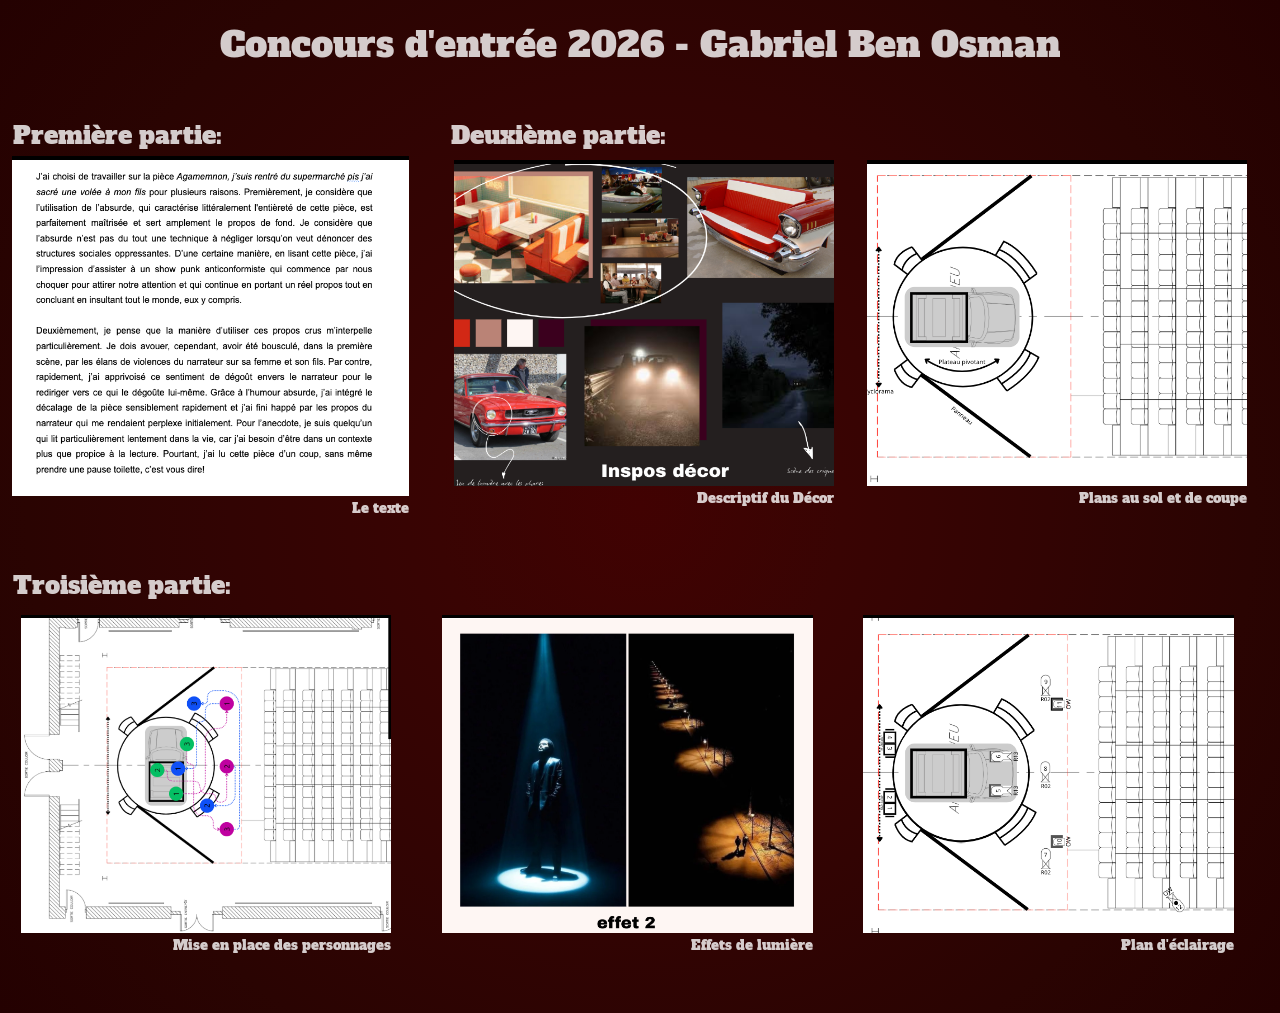
<file: index.html>
<!DOCTYPE html>
<html>
    <head>
        <meta name="viewport" content="width=device-width, initial-scale=1.0">
        <title>Concours d'entree Gabriel Ben Osman</title>
        <link rel="stylesheet" href="main.css">
        <link rel="preconnect" href="https://fonts.googleapis.com">
        <link rel="preconnect" href="https://fonts.gstatic.com" crossorigin>
        <link href="https://fonts.googleapis.com/css2?family=Alfa+Slab+One&display=swap" rel="stylesheet">
    </head>
    <body>

        <div class="enHaut">
           <p class="texteTITRE">
            Concours d'entrée 2026 - Gabriel Ben Osman
           </p>
        </div>

        <div class="contenu">

            <div class="Partie1-2">
                <div class="conteneurPartie1">
                    <p class="texte">
                        Première partie:
                    </p>
                    <button id="openModal" class="styleButton"> 
                        <img src="Apercu/ApercuTexte.png" class="apercu">
                        <p class="titreItem">Le texte</p>
                    </button>

                    <div class="modal" id="modal">
                        <div class="texteIntro">
                                <button class="bouttonX" id="closeModal">&times;</button>
                            <iframe src="texteIntro.pdf#toolbar=0&view=FitH&zoom=150" width="100%" height="100%">
                            </iframe> 
                        </div>
                    </div>
                </div>


                <div>
                    <p class="texte">
                        Deuxième partie:
                    </p>
                    <div class="partie2">
                        <button id="openModal2" class="styleButton"> 
                            <img src="Apercu/ApercuDecor.png" class="apercu">
                            <p class="titreItem">Descriptif du Décor</p>
                        </button>
                        <div class="modal" id="modal2">
                    
                            <div class="texteIntro">
                                <button class="bouttonX" id="closeModal2">&times;</button>
                                <iframe src="Partie2PDF.pdf#toolbar=0&view=FitH&zoom=150" width="100%" height="100%">
                                </iframe> 
                            </div>
                        </div>

                        <button id="openModal3" class="styleButton"> 
                            <img src="Apercu/ApercuPlanDecor.png" class="apercu">
                            <p class="titreItem">Plans au sol et de coupe</p>
                        </button>
                        <div class="modal" id="modal3">
                    
                            <div class="texteIntro">
                                <button class="bouttonX" id="closeModal3">&times;</button>
                                <iframe src="plan_decor.pdf#toolbar=0&view=FitH&zoom=150" width="100%" height="100%">
                                </iframe> 
                            </div>
                        </div>
                    </div>
                </div>
            </div>      






            <div class="Parties">
                <p class="texte">
                    Troisième partie:
                </p>
                <div class="partie2">
                    <button id="openModal4" class="styleButton"> 
                        <img src="Apercu/ApercuMEP.png" class="apercu">
                        <p class="titreItem">Mise en place des personnages</p>
                    </button>
                    <div class="modal" id="modal4">
                
                        <div class="texteIntro">
                            <button class="bouttonX" id="closeModal4">&times;</button>
                            <iframe src="MEP.pdf#toolbar=0&view=FitH&zoom=150" width="100%" height="100%">
                            </iframe> 
                        </div>
                    </div>

                    <button id="openModal5" class="styleButton"> 
                        <img src="Apercu/ApercuEffets.png" class="apercu">
                        <p class="titreItem">Effets de lumière</p>
                    </button>
                    <div class="modal" id="modal5">
                
                        <div class="texteIntro">
                            <button class="bouttonX" id="closeModal5">&times;</button>
                            <iframe src="Effets.pdf#toolbar=0&view=FitH&zoom=150" width="100%" height="100%">
                            </iframe> 
                        </div>
                    </div>

                    <button id="openModal6" class="styleButton"> 
                        <img src="Apercu/ApercuPlanEclairage.png" class="apercu">
                        <p class="titreItem">Plan d'éclairage</p>
                    </button>
                    <div class="modal" id="modal6">
                
                        <div class="texteIntro">
                            <button class="bouttonX" id="closeModal6">&times;</button>
                            <iframe src="PlanEclairage.pdf#toolbar=0&view=FitH&zoom=150" width="100%" height="100%">
                            </iframe> 
                        </div>
                    </div>
                </div>
            </div>



        </div>



        <script src="script.js"></script>
    </body>
</html>
</file>
<file: main.css>
body{
    background-image: radial-gradient(circle, #410202, #390403, #320403, #2a0402, #240101);
  }

  .enHaut{
    padding-top: 1%;
    width: 100%;
  }

  .contenu{
    padding-left: 0%;
    width: 100%;
    padding-top: 4%;
  }

  .Parties{
    padding-bottom: 4%;
  }

  .Partie1-2{
    padding-bottom: 4%;
    display: flex;
  }

  .partie2{
    display: flex;
  }

  .texte{
    color: white;
    font-family: "Alfa Slab One", serif;
    margin: 0px;
    text-align: left;
    padding-left: 5px;
    opacity: 80%;
    font-size: 150%;
  }

  .titreItem{
    color: white;
    font-family: "Alfa Slab One", serif;
    margin: 0px;
    text-align: right;
    padding-left: 5px;
    opacity: 80%;
    font-size: 100%;
  }


    .texteTITRE{
    font-size: 220%;
    font-family: "Alfa Slab One", serif;
    color: white;
    margin: 0px;
    text-align: center;
    opacity: 80%;
  }

  .modal{
    background-color: rgba(0, 0, 0, 0.3);
    position: fixed;
    opacity: 0;
    top: 0;
    left: 0;
    bottom: 0;
    right: 0;
    z-index: -1;
    transition: all 0.3s ease-in-out;

    display: flex;
    align-items: center;
    justify-content: center;
  }

  .modal.open{
    opacity: 1;
    z-index: 999;
  }

  .texteIntro{
    background-color: rgb(0, 0, 0);
    border-radius: 1%;
    width: 60%;
    height: 75%;
    text-align: center;
    position: relative;
    border: none;
  }

  .texteIntro iframe {
    padding-top: 5%;

  }

  .conteneurPartie1{
    min-width: 10%;
    max-width: 20;
    margin-right: 2%;
  }

  .styleButton{
    padding-top: 1%;
    transition: all 0.3s ease-in-out;
    background: none;
    border: none;
    max-width: 100%;
    text-align: left;
    padding-right: 3%;
    padding-left: 1%;
  }

  .apercu{
    padding-top: 1%;
    transition: all 0.3s ease-in-out;
    background-color: black;
    border: none;
    max-width: 100%;
    text-align: left;
  }


  .styleButton:hover{
    opacity: 80%;
    cursor: pointer;
  }

  .styleButton:active{
    opacity: 30%;
  }

.bouttonX{
  background: none;
  border: none;
  color: white;
  font-size: 2rem;
  font-weight:bold;
  transition: all 0.3s ease-in-out;
  position: absolute;
  top: 0;
  right: 0;
  padding-top: 0,5%;
  padding-right: 0,5%;
}

.bouttonX:hover{
  cursor: pointer;
  opacity: 80%;

}

.bouttonX:active{
  opacity: 30%;
}

.alfa-slab-one-regular {
  font-family: "Alfa Slab One", serif;
  font-weight: 400;
  font-style: normal;
}
</file>
